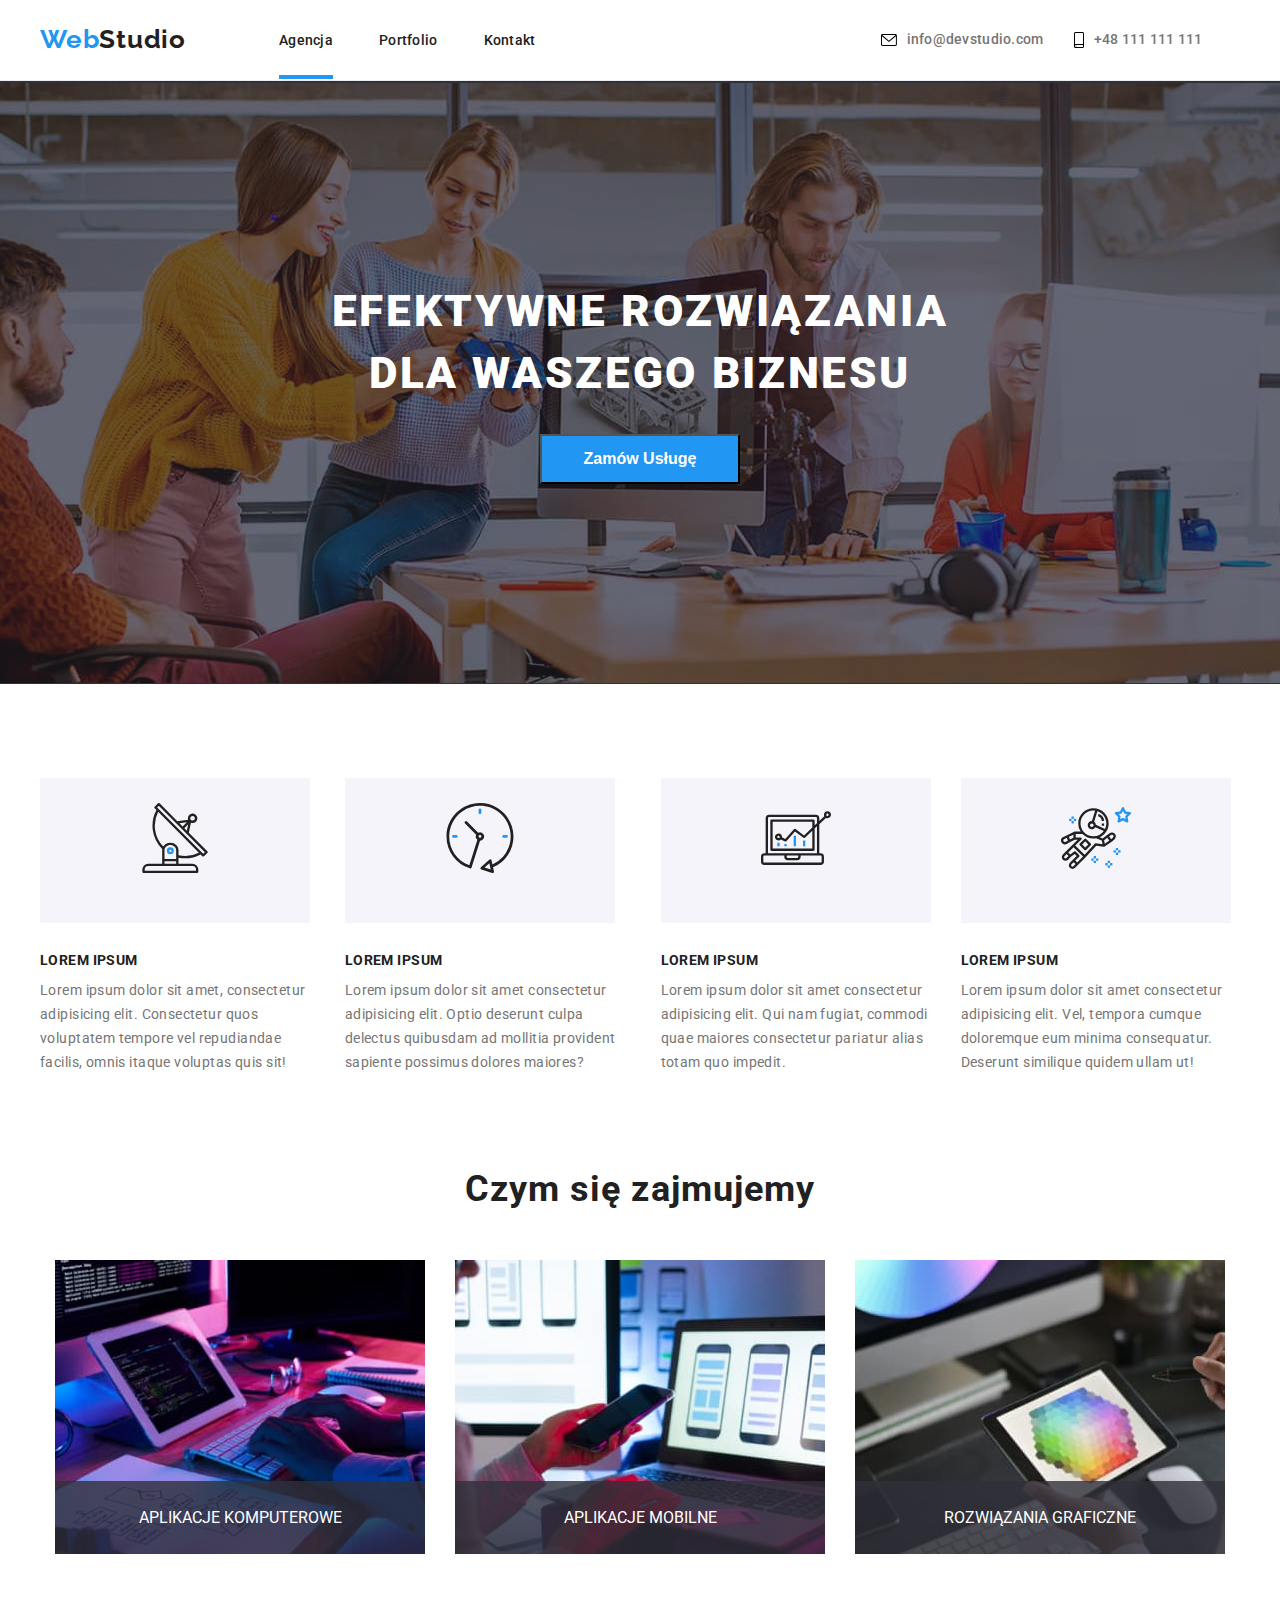
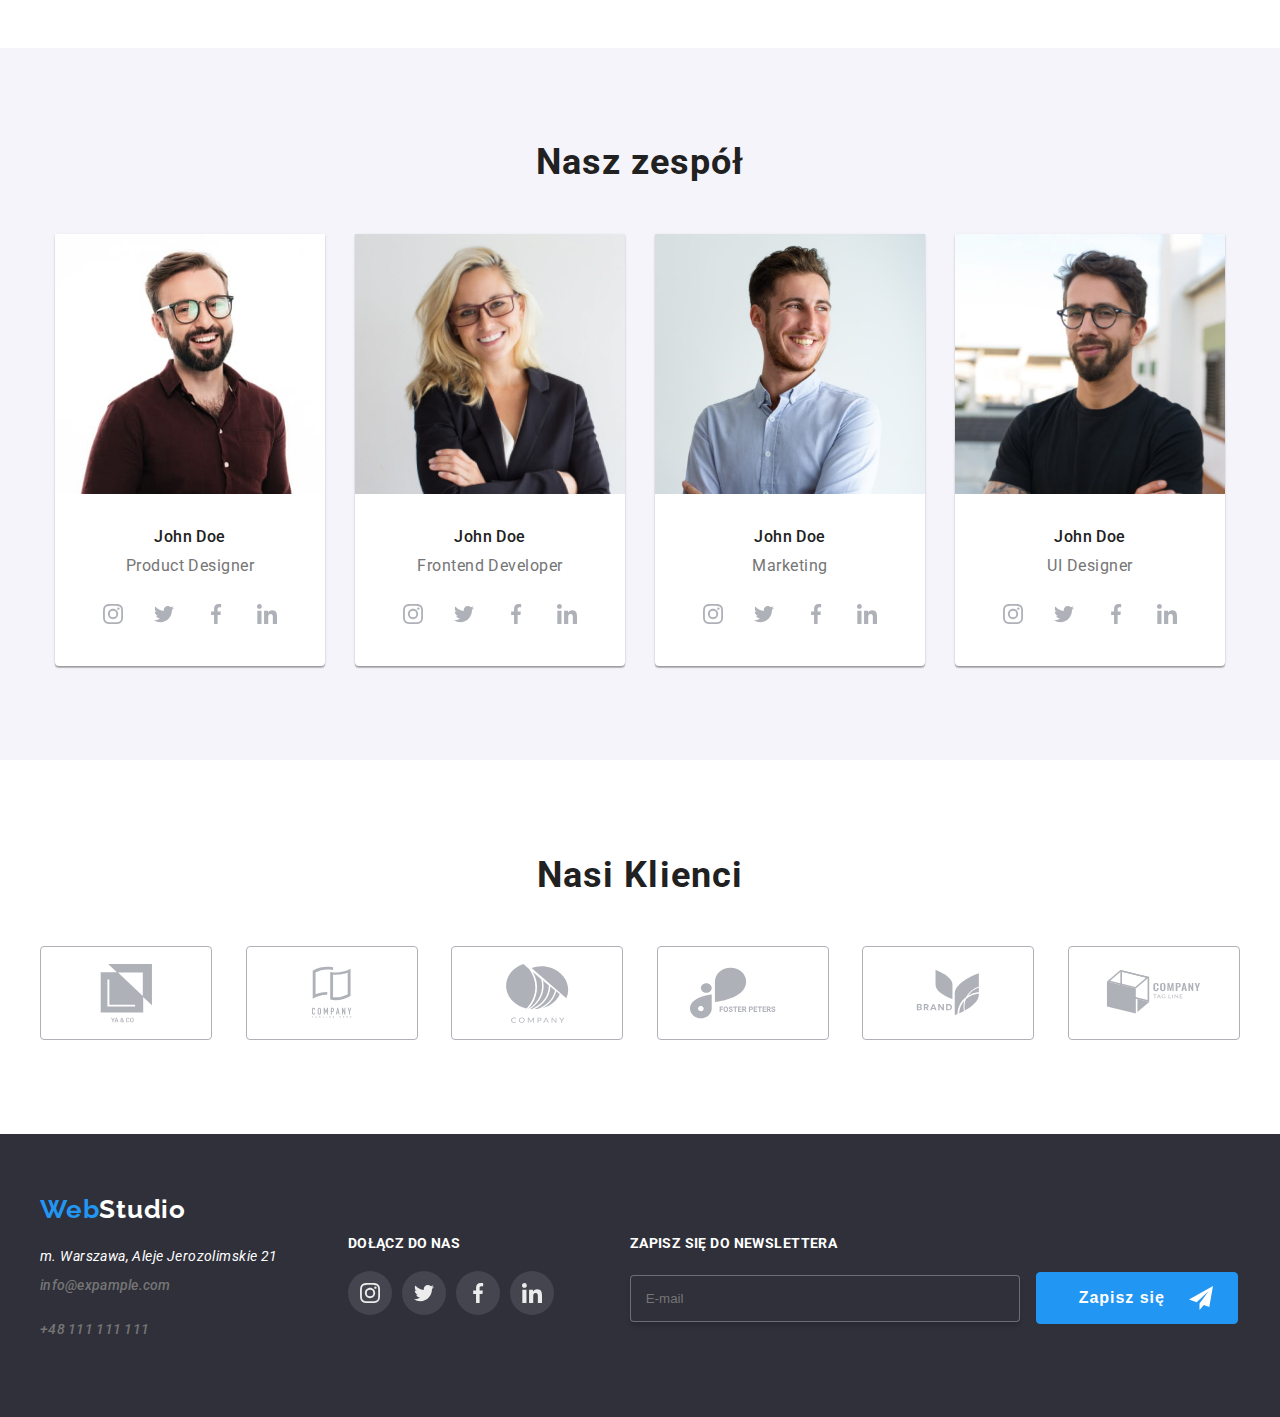
<file: index.html>
<!DOCTYPE html>
<html lang="pl">

<head>
    <meta charset="UTF-8">
    <meta http-equiv="X-UA-Compatible" content="IE=edge">
    <meta name="viewport" content="width=device-width, initial-scale=1.0">
    <link rel="preconnect" href="https://fonts.googleapis.com">
    <link rel="preconnect" href="https://fonts.gstatic.com" crossorigin>
    <link
        href="https://fonts.googleapis.com/css2?family=Raleway:wght@700&family=Roboto:wght@400;500;700;900&display=swap"
        rel="stylesheet">
    <link rel="stylesheet" href="https://cdnjs.cloudflare.com/ajax/libs/modern-normalize/1.1.0/modern-normalize.min.css"
        integrity="sha512-wpPYUAdjBVSE4KJnH1VR1HeZfpl1ub8YT/NKx4PuQ5NmX2tKuGu6U/JRp5y+Y8XG2tV+wKQpNHVUX03MfMFn9Q=="
        crossorigin="anonymous" referrerpolicy="no-referrer" />
    <link rel="stylesheet" href="css/styles.css">
    <title>Studio</title>
</head>

<body>

    <header class="header">
        <div class="container header-container">
            <a href="./index.html" class="menu-logo-top"><span class="menu-logo-blue">Web</span>Studio</a>
            <nav class="menu">
                <ul class="nav-menu">
                <li class="nav-menu-item">
                    <div class="nav-menu-item-underline active">
                        <a href="./index.html" class="navigation-link ">Agencja</a>
                    </div>
                </li>
                <li class="nav-menu-item">
                    <div class="nav-menu-item-underline">
                        <a href="./portfolio.html" class="navigation-link ">Portfolio</a>
                    </div>
                </li>
                <li class="nav-menu-item">
                    <div class="nav-menu-item-underline">
                        <a href="#Kontakt" class="navigation-link ">Kontakt</a>
                    </div>
                </li>
                </ul>

            </nav>
            <div class="header-adress">
            <ul>
                <li>
                    <a class="mail" href="mailto:info@devstudio.com">
                        <svg class="header-svg" width="16px"
                            height="12px">
                            <use href="./images/icons.svg#icon-envelope"></use>
                        </svg>
                        info@devstudio.com
                    </a>
                </li>
                <li>
                    <a class="tel" href="tel:48111111111">
                        <svg class="header-svg" width="10px" height="16px">
                            <use href="./images/icons.svg#icon-smartphone"></use>
                        </svg>
                        +48 111 111 111
                    </a>
                </li>
            </ul>
        </div>

        </div>
    </header>

    <main class="main">
        <section class="box section">
            
            <div class="container main-container">
                <h1 class="main-text"> EFEKTYWNE ROZWIĄZANIA DLA WASZEGO BIZNESU</h1>
                <button type="button" class="main-button" data-modal-open>Zamów Usługę</button>
            </div>
            
        </section>
        <section class="section text-section">
            <div class="container text-container">
                <ul class="text">
                    <li>
                        <div class="text-svg">
                            <svg class="text-2-svg" width="70px" height="70px">
                                <use href="./images/icons.svg#icon-antenna-1"></use>
                            </svg>
                        </div>
                        <h3 class="container-head">LOREM IPSUM</h3>
                        <p class="container-desctription">Lorem ipsum dolor sit amet, consectetur adipisicing elit.
                            Consectetur quos voluptatem tempore vel repudiandae facilis, omnis itaque voluptas quis sit!
                        </p>
                    </li>
                    <li>
                        <div class="text-svg">
                            <svg class="text-2-svg" width="70px" height="70px">
                                <use href="./images/icons.svg#icon-clock-1"></use>
                            </svg>
                        </div>
                        <h3 class="container-head">LOREM IPSUM</h3>
                        <p class="container-desctription">Lorem ipsum dolor sit amet consectetur adipisicing elit. Optio
                            deserunt culpa delectus quibusdam ad mollitia provident sapiente possimus dolores maiores?
                        </p>
                    </li>
                    <li>
                        <div class="text-svg">
                            <svg class="text-2-svg" width="70px" height="70px">
                                <use href="./images/icons.svg#icon-diagram-1"></use>
                            </svg>
                        </div>
                        <h3 class="container-head">LOREM IPSUM</h3>
                        <p class="container-desctription">Lorem ipsum dolor sit amet consectetur adipisicing elit. Qui
                            nam fugiat, commodi quae maiores consectetur pariatur alias totam quo impedit.</p>
                    </li>
                    <li>
                        <div class="text-svg">
                            <svg class="text-2-svg" width="70px" height="70px">
                                <use href="./images/icons.svg#icon-astronaut-1"></use>
                            </svg>
                        </div>
                        <h3 class="container-head">LOREM IPSUM</h3>
                        <p class="container-desctription">Lorem ipsum dolor sit amet consectetur adipisicing elit. Vel,
                            tempora cumque doloremque eum minima consequatur. Deserunt similique quidem ullam ut!</p>
                    </li>
                </ul>
            </div>
        </section>
        <section class="section job-section">
            <div class="container">

                <h2 class="job-head">Czym się zajmujemy</h2>

                <ul class="job-container">
                    <li>
                        <img src="images/img1.jpg" alt="Tworzenie kodu" width="370" height="294">
                        <p class="job-description">APLIKACJE KOMPUTEROWE</p>
                    </li>
                    <li>
                        <img src="images/img2.jpg" alt="Testowanie aplikacji" width="370" height="294">
                        <p class="job-description">APLIKACJE MOBILNE</p>
                    </li>
                    <li>
                        <img src="images/img3.jpg" alt="Tworzenie grafiki" width="370" height="294">
                        <p class="job-description">ROZWIĄZANIA GRAFICZNE</p>
                    </li>
                </ul>
            </div>
        </section>

        <section class="section people-section">
            <div class="container team-container">
                <h3 class="team-tittle">Nasz zespół</h3>
                <div class="container">
                    <ul class="card-set">
                        <li class="item">
                            <figure>
                                <img src="images/img4.jpg" alt="Product Designer" width="270" height="260">
                                <figcaption class="item-describe">
                                    <h3>John Doe</h3>
                                    <p>Product Designer</p>
                                </figcaption>
                            </figure>
                            <div class="team-svg">
                            
                                <a class="icon-team-svg" href="#"><svg class="team-svg-icon" width="20px" height="20px">
                                        <use href="./images/icons.svg#icon-instagram-2"></use>
                                    </svg></a>
                                <a class="icon-team-svg" href="#"><svg class="team-svg-icon" width="20px" height="20px">
                                        <use href="./images/icons.svg#icon-twitter-1"></use>
                                    </svg></a>
                                <a class="icon-team-svg" href="#"><svg class="team-svg-icon" width="20px" height="20px">
                                        <use href="./images/icons.svg#icon-facebook-1"></use>
                                    </svg></a>
                                <a class="icon-team-svg" href="#"><svg class="team-svg-icon" width="20px" height="20px">
                                        <use href="./images/icons.svg#icon-linkedin-1"></use>
                                    </svg></a>
                        </li>
                        <li class="item">
                            <figure>
                                <img src="images/img5.jpg" alt="Frontend Developer" width="270" height="260">
                                <figcaption class="item-describe">
                                    <h3>John Doe</h3>
                                    <p>Frontend Developer</p>
                                </figcaption>
                            </figure>
                            <div class="team-svg">
                            
                                <a class="icon-team-svg" href="#"><svg class="team-svg-icon" width="20px" height="20px">
                                        <use href="./images/icons.svg#icon-instagram-2"></use>
                                    </svg></a>
                                <a class="icon-team-svg" href="#"><svg class="team-svg-icon" width="20px" height="20px">
                                        <use href="./images/icons.svg#icon-twitter-1"></use>
                                    </svg></a>
                                <a class="icon-team-svg" href="#"><svg class="team-svg-icon" width="20px" height="20px">
                                        <use href="./images/icons.svg#icon-facebook-1"></use>
                                    </svg></a>
                                <a class="icon-team-svg" href="#"><svg class="team-svg-icon" width="20px" height="20px">
                                        <use href="./images/icons.svg#icon-linkedin-1"></use>
                                    </svg></a>
                        </li>
                        <li class="item">
                            <figure>
                                <img src="images/img6.jpg" alt="Marketing" width="270" height="260">
                                <figcaption class="item-describe">
                                    <h3>John Doe</h3>
                                    <p>Marketing</p>
                                </figcaption>
                            </figure>
                            <div class="team-svg">
                            
                                <a class="icon-team-svg" href="#"><svg class="team-svg-icon" width="20px" height="20px">
                                        <use href="./images/icons.svg#icon-instagram-2"></use>
                                    </svg></a>
                                <a class="icon-team-svg" href="#"><svg class="team-svg-icon" width="20px" height="20px">
                                        <use href="./images/icons.svg#icon-twitter-1"></use>
                                    </svg></a>
                                <a class="icon-team-svg" href="#"><svg class="team-svg-icon" width="20px" height="20px">
                                        <use href="./images/icons.svg#icon-facebook-1"></use>
                                    </svg></a>
                                <a class="icon-team-svg" href="#"><svg class="team-svg-icon" width="20px" height="20px">
                                        <use href="./images/icons.svg#icon-linkedin-1"></use>
                                    </svg></a>
                        </li>
                        <li class="item">
                            <figure>
                                <img src="images/img7.jpg" alt="UI Designer" width="270" height="260">
                                <figcaption class="item-describe">
                                    <h3>John Doe</h3>
                                    <p>UI Designer</p>
                                </figcaption>
                            </figure>
                            <div class="team-svg">
                            
                                <a class="icon-team-svg" href="#"><svg class="team-svg-icon" width="20px" height="20px">
                                        <use href="./images/icons.svg#icon-instagram-2"></use>
                                    </svg></a>
                                <a class="icon-team-svg" href="#"><svg class="team-svg-icon" width="20px" height="20px">
                                        <use href="./images/icons.svg#icon-twitter-1"></use>
                                    </svg></a>
                                <a class="icon-team-svg" href="#"><svg class="team-svg-icon" width="20px" height="20px">
                                        <use href="./images/icons.svg#icon-facebook-1"></use>
                                    </svg></a>
                                <a class="icon-team-svg" href="#"><svg class="team-svg-icon" width="20px" height="20px">
                                        <use href="./images/icons.svg#icon-linkedin-1"></use>
                                    </svg></a>
                            </div>
                        </li>
                    </ul>
                </div>
            </div>
        </section>
        <section class="section">
            <div class="container">
                <h2 class="our-clients-text">Nasi Klienci</h2>
                <ul class="our-clients">
                    <a class="clients" href="#">
                        <li>
                            <svg class="svg-client" width="106px" height="60px">
                                <use href="./images/icons.svg#icon-company1"></use>
                            </svg>
                        </li>
                    </a>
                    <a class="clients" href="#">
                        <li>
                            <svg class="svg-client" width="106px" height="60px">
                                <use href="./images/icons.svg#icon-company2"></use>
                            </svg>
                        </li>
                    </a>
                    <a class="clients" href="#">
                        <li>
                            <svg class="svg-client" width="106px" height="60px">
                                <use href="./images/icons.svg#icon-company3"></use>
                            </svg>
                        </li>
                    </a>
                    <a class="clients" href="#">
                        <li>
                            <svg class="svg-client" width="106px" height="60px">
                                <use href="./images/icons.svg#icon-company4"></use>
                            </svg>
                        </li>
                    </a>
                    <a class="clients" href="#">
                        <li>
                            <svg class="svg-client" width="106px" height="60px">
                                <use href="./images/icons.svg#icon-company5"></use>
                            </svg>
                        </li>
                    </a>
                    <a class="clients" href="#">
                        <li>
                            <svg class="svg-client" width="106px" height="60px">
                                <use href="./images/icons.svg#icon-company6"></use>
                            </svg>
                        </li>
                    </a>
                </ul>
            </div>
        </section>
    </main>

    <footer class="footer">
        <div class="container footer-container">
            <div>
                <a href="./index.html" class="menu-logo-bottom"><span class="menu-logo-blue">Web</span>Studio</a>
                <address>
                    <ul class="footer-list">
                        <li>
                            <p> m. Warszawa, Aleje Jerozolimskie 21 </p>
                        </li>
                        <li>
                            <a href="mailto:info@example.com" class="mail">info@expample.com</a> <br>
                        </li>
                        <li>
                            <a href="tel:+48111111111" class="tel">+48 111 111 111</a> <br>
                        </li>
                    </ul>
                </address>
            </div>
    
            <div class=" footer-2">
                <div class="join-us">
                    <p>DOŁĄCZ DO NAS</p>
    
                    <ul>
                        <li><a class="item-svg-footer" href="#"><svg width="20px" height="20px">
                                    <use href="./images/icons.svg#icon-instagram-2"></use>
                                </svg></a></li>
    
    
                        <li><a class="item-svg-footer" href="#"><svg width="20px" height="20px">
                                    <use href="./images/icons.svg#icon-twitter-1"></use>
                                </svg></a></li>
    
    
                        <li><a class="item-svg-footer" href="#"><svg width="20px" height="20px">
                                    <use href="./images/icons.svg#icon-facebook-1"></use>
                                </svg></a></li>
    
                        <li><a class="item-svg-footer" href="#"><svg width="20px" height="20px">
                                    <use href="./images/icons.svg#icon-linkedin-1"></use>
                                </svg></a></li>
                    </ul>
    
                </div>
            </div>
            <div class="mail-footer">
                <p> ZAPISZ SIĘ DO NEWSLETTERA </p>
                <form class="footer-form">
                    <input class="input-mail" type="email" name="email" placeholder="E-mail"/>
                    <button type="submit" class="footer-submit-btn"> Zapisz się
                        <svg class="icon-send" width="24" height="24">
                            <use href="images/icons.svg#icon-send"></use>
                        </svg>
                    </button>
                </form>
            </div>
        </div>
    </footer>
    <div class="backdrop is-hidden" data-modal>
        <div class="modal">
            <button class="button-close" data-modal-close>X</button>
            <p class="text-form-modal">Zostaw swoje dane w formularzu poniżej</p>
            <form class="form-list">
                <label class="label-form">
                    Imie
                    <input class="input-label" type="text" name="text" />
                    <svg class="icon-label" width="18" height="18">
                        <use href="images/icons.svg#icon-person-black"></use>
                    </svg>
                </label>
                <label class="label-form">
                    Telefon
                    <input class="input-label" type="tel" name="tel" />
                    <svg class="icon-label" width="18" height="18">
                        <use href="images/icons.svg#icon-phone-black"></use>
                    </svg>
                </label>
                <label class="label-form">
                    Email
                    <input class="input-label" type="email" name="email" />
                    <svg class="icon-label" width="18" height="18">
                        <use href="images/icons.svg#icon-email-black"></use>
                    </svg>
                </label>
                <label class="label-form">
                    Komentarz
                    <textarea class="input-comment" placeholder="Wprowadź tekst">
                        </textarea>
                </label>
            <label class="label-checkbox">
                <input class="input-checkbox" type="checkbox" id="check" name="check" value="1" />
                <svg class="icon-label-checkbox" width="11" height="8">
                    <use href="./images/icons.svg#icon-Vector"></use>
                </svg>
                Oświadczam iż akceptuję
                <a class="link-checkbox" href="#">Regulamin</a> i
                <a class="link-checkbox" href="#">Politykę Prywatności.</a>
            </label>
                <button class="button-modal" type="submit">Wyślij</button>
            </form>
        </div>
    </div>
    
    <script src="modal.js"></script>
</body>

</html>
</file>
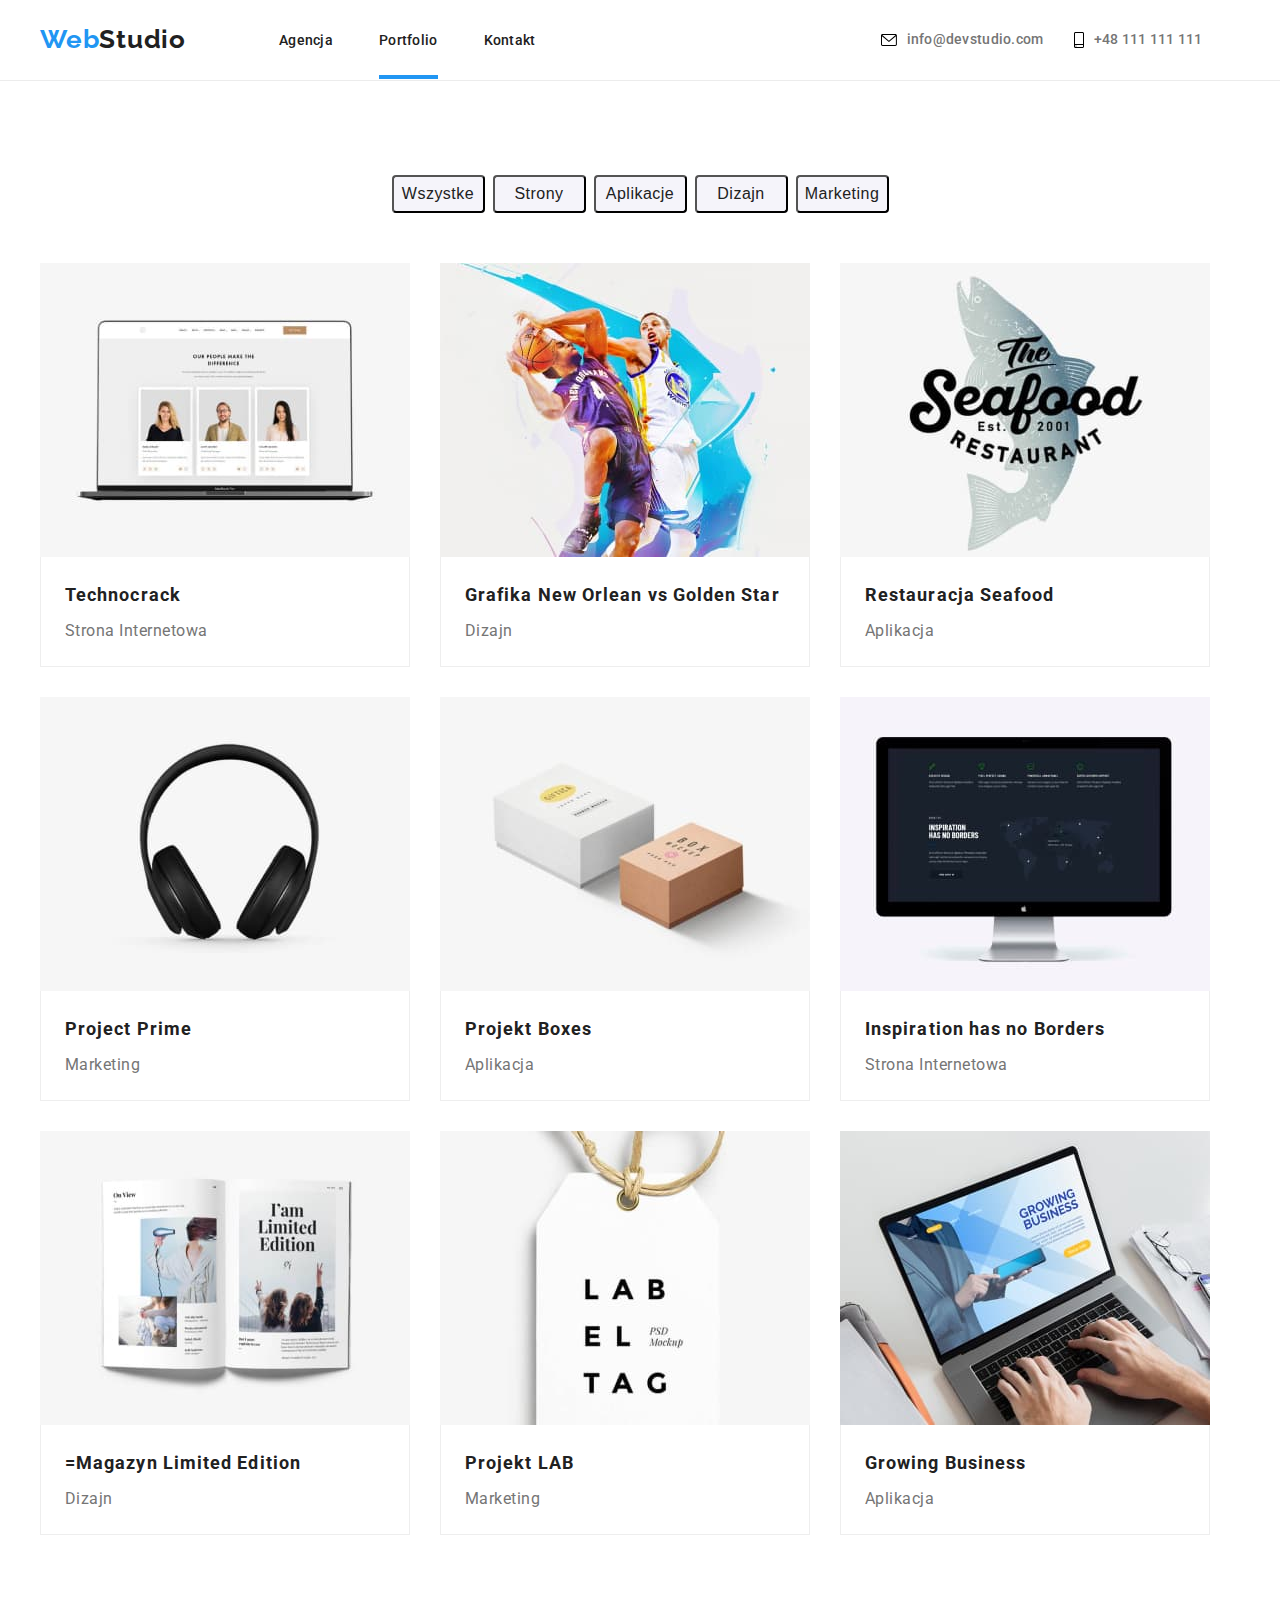
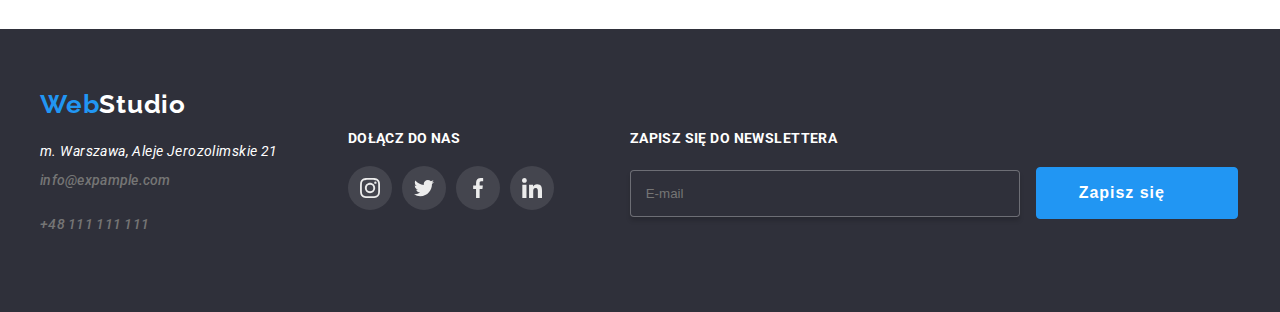
<file: portfolio.html>
<!DOCTYPE html>
<html lang="pl">

<head>
    <meta charset="UTF-8">
    <meta http-equiv="X-UA-Compatible" content="IE=edge">
    <meta name="viewport" content="width=device-width, initial-scale=1.0">
    <link rel="preconnect" href="https://fonts.googleapis.com">
    <link rel="preconnect" href="https://fonts.gstatic.com" crossorigin>
    <link
     href="https://fonts.googleapis.com/css2?family=Raleway:wght@700&family=Roboto:wght@400;500;700;900&display=swap"
        rel="stylesheet">
    <link rel="stylesheet" href="https://cdnjs.cloudflare.com/ajax/libs/modern-normalize/1.1.0/modern-normalize.min.css"
    integrity="sha512-wpPYUAdjBVSE4KJnH1VR1HeZfpl1ub8YT/NKx4PuQ5NmX2tKuGu6U/JRp5y+Y8XG2tV+wKQpNHVUX03MfMFn9Q=="
    crossorigin="anonymous" referrerpolicy="no-referrer" />
    <link rel="stylesheet" href="css/styles.css">

    <title>Portfolio</title>
</head>

<body>
    <header class="header">
        <div class="container header-container">
            <a href="./index.html" class="menu-logo-top"><span class="menu-logo-blue">Web</span>Studio</a>
            <nav class="menu">
                <ul class="nav-menu">
                    <li class="nav-menu-item">
                        <div class="nav-menu-item-underline">
                        <a href="./index.html" class="navigation-link ">Agencja</a>
                        </div>
                    </li>
                    <li class="nav-menu-item">
                        <div class="nav-menu-item-underline active">
                        <a href="./portfolio.html" class="navigation-link ">Portfolio</a>
                        </div>
                    </li>
                    <li class="nav-menu-item">
                        <div class="nav-menu-item-underline">
                        <a href="#Kontakt" class="navigation-link ">Kontakt</a>
                        </div>
                    </li>
                </ul>
    
            </nav>
            <div class="header-adress">
                <ul>
                    <li>
                        <a class="mail" href="mailto:info@devstudio.com">
                            <svg class="header-svg" width="16px" height="12px">
                                <use href="./images/icons.svg#icon-envelope"></use>
                            </svg>
                            info@devstudio.com
                        </a>
                    </li>
                    <li>
                        <a class="tel" href="tel:48111111111">
                            <svg class="header-svg" width="10px" height="16px">
                                <use href="./images/icons.svg#icon-smartphone"></use>
                            </svg>
                            +48 111 111 111
                        </a>
                    </li>
                </ul>
            </div>
    
        </div>
    </header>
    <main class="main">

        <div >
            <div class="container button-container">
                <ul class="menu-buttons">
                    <li class="buttons">
                        <button class="button" type="button">Wszystke</button>
                    </li>
                    <li class="buttons">
                        <button class="button" type="button">Strony</button>
                    </li>
                    <li class="buttons">
                        <button class="button" type="button">Aplikacje</button>
                    </li>
                    <li class="buttons">
                        <button class="button" type="button">Dizajn</button>
                    </li>
                    <li class="buttons">
                        <button class="button" type="button">Marketing</button>
                    </li>
                </ul>
            </div>
        </div>

        <section class="projects-section">
            <div class="container projects-container">
                <ul class=" project-list">
                    <li class="project-item">
                        <figure>
                            <div class="project-overlay-container">
                                <img class="project-img" src="images/p1.jpg" alt="Laptop" width="370" height="294" />
                                <p class="project-overlay-description">
                                    Technocrack jest popularną platformą wykorzystywaną do rozpowszechniania
                                    koronawirusa. Firmy wykorzystują tę platformę do celów szpiegowskich i ataków na
                                    niezabezpieczone serwery konkurencji
                                </p>
                            </div>
                            <figcaption class="project-describe">
                                <h3>Technocrack</h3>
                                <p>Strona Internetowa</p>
                            </figcaption>
                        </figure>
                    </li>
                        <li class="project-item">
                            <figure>
                                <div class="project-overlay-container">
                                    <img class="project-img" src="images/p2.jpg" alt="Koszykówka" width="370" height="294" />
                                    <p class="project-overlay-description">
                                        Technocrack jest popularną platformą wykorzystywaną do rozpowszechniania
                                        koronawirusa. Firmy wykorzystują tę platformę do celów szpiegowskich i ataków na
                                        niezabezpieczone serwery konkurencji
                                    </p>
                                </div>
                                <figcaption class="project-describe">
                                    <h3>Grafika New Orlean vs Golden Star</h3>
                                    <p>Dizajn</p>
                                </figcaption>
                            </figure>
                        </li>
                    <li class="project-item">
                        <figure>
                            <div class="project-overlay-container">
                                <img class="project-img" src="images/p3.jpg" alt="Seafood" width="370" height="294" />
                                <p class="project-overlay-description">
                                    Technocrack jest popularną platformą wykorzystywaną do rozpowszechniania
                                    koronawirusa. Firmy wykorzystują tę platformę do celów szpiegowskich i ataków na
                                    niezabezpieczone serwery konkurencji
                                </p>
                            </div>
                            <figcaption class="project-describe">
                                <h3>Restauracja Seafood</h3>
                                <p>Aplikacja</p>
                            </figcaption>
                        </figure>
                    </li>
                    <li class="project-item">
                        <figure>
                            <div class="project-overlay-container">
                                <img class="project-img" src="images/p4.jpg" alt="Słuchawki" width="370" height="294" />
                                <p class="project-overlay-description">
                                    Technocrack jest popularną platformą wykorzystywaną do rozpowszechniania
                                    koronawirusa. Firmy wykorzystują tę platformę do celów szpiegowskich i ataków na
                                    niezabezpieczone serwery konkurencji
                                </p>
                            </div>
                            <figcaption class="project-describe">
                                <h3>Project Prime</h3>
                                <p>Marketing</p>
                            </figcaption>
                        </figure>
                    </li>
                    <li class="project-item">
                        <figure>
                            <div class="project-overlay-container">
                                <img class="project-img" src="images/p5.jpg" alt="Paczki" width="370" height="294" />
                                <p class="project-overlay-description">
                                    Technocrack jest popularną platformą wykorzystywaną do rozpowszechniania
                                    koronawirusa. Firmy wykorzystują tę platformę do celów szpiegowskich i ataków na
                                    niezabezpieczone serwery konkurencji
                                </p>
                            </div>
                            <figcaption class="project-describe">
                                <h3>Projekt Boxes</h3>
                                <p>Aplikacja</p>
                            </figcaption>
                        </figure>
                    </li>
                    <li class="project-item">
                        <figure>
                            <div class="project-overlay-container">
                                <img class="project-img" src="images/p6.jpg" alt="Monitor" width="370" height="294" />
                                <p class="project-overlay-description">
                                    Technocrack jest popularną platformą wykorzystywaną do rozpowszechniania
                                    koronawirusa. Firmy wykorzystują tę platformę do celów szpiegowskich i ataków na
                                    niezabezpieczone serwery konkurencji
                                </p>
                            </div>
                            <figcaption class="project-describe">
                                <h3>Inspiration has no Borders</h3>
                                <p>Strona Internetowa</p>
                            </figcaption>
                        </figure>
                    </li>
                    <li class="project-item">
                        <figure>
                            <div class="project-overlay-container">
                                <img class="project-img" src="images/p7.jpg" alt="Książka" width="370" height="294" />
                                <p class="project-overlay-description">
                                    Technocrack jest popularną platformą wykorzystywaną do rozpowszechniania
                                    koronawirusa. Firmy wykorzystują tę platformę do celów szpiegowskich i ataków na
                                    niezabezpieczone serwery konkurencji
                                </p>
                            </div>
                            <figcaption class="project-describe">
                                <h3>=Magazyn Limited Edition</h3>
                                <p>Dizajn</p>
                            </figcaption>
                        </figure>
                    </li>
                    <li class="project-item">
                        <figure>
                            <div class="project-overlay-container">
                                <img class="project-img" src="images/p8.jpg" alt="Zawieszka" width="370" height="294" />
                                <p class="project-overlay-description">
                                    Technocrack jest popularną platformą wykorzystywaną do rozpowszechniania
                                    koronawirusa. Firmy wykorzystują tę platformę do celów szpiegowskich i ataków na
                                    niezabezpieczone serwery konkurencji
                                </p>
                            </div>
                            <figcaption class="project-describe">
                                <h3>Projekt LAB</h3>
                                <p>Marketing</p>
                            </figcaption>
                        </figure>
                    </li>
                    <li class="project-item">
                        <figure>
                            <div class="project-overlay-container">
                                <img class="project-img" src="images/p9.jpg" alt="Pisanie na klawiaturze" width="370" height="294" />
                                <p class="project-overlay-description">
                                    Technocrack jest popularną platformą wykorzystywaną do rozpowszechniania
                                    koronawirusa. Firmy wykorzystują tę platformę do celów szpiegowskich i ataków na
                                    niezabezpieczone serwery konkurencji
                                </p>
                            </div>
                            <figcaption class="project-describe">
                                <h3>Growing Business</h3>
                                <p>Aplikacja</p>
                            </figcaption>
                        </figure>
                    </li>
                </ul>
            </div>
        </section>

    </main>
    <footer class="footer">
        <div class="container footer-container">
            <div>
            <a href="./index.html" class="menu-logo-bottom"><span class="menu-logo-blue">Web</span>Studio</a>
            <address>
                <ul class="footer-list">
                    <li>
                        <p> m. Warszawa, Aleje Jerozolimskie 21 </p>
                    </li>
                    <li>
                        <a href="mailto:info@example.com" class="mail">info@expample.com</a> <br>
                    </li>
                    <li>
                        <a href="tel:+48111111111" class="tel">+48 111 111 111</a> <br>
                    </li>
                </ul>
            </address>
            </div>
    
            <div class=" footer-2">
                <div class="join-us">
                    <p>DOŁĄCZ DO NAS</p>
    
                    <ul>
                        <li><a class="item-svg-footer" href="#"><svg width="20px" height="20px">
                                    <use href="./images/icons.svg#icon-instagram-2"></use>
                                </svg></a></li>
    
    
                        <li><a class="item-svg-footer" href="#"><svg width="20px" height="20px">
                                    <use href="./images/icons.svg#icon-twitter-1"></use>
                                </svg></a></li>
    
    
                        <li><a class="item-svg-footer" href="#"><svg width="20px" height="20px">
                                    <use href="./images/icons.svg#icon-facebook-1"></use>
                                </svg></a></li>
    
                        <li><a class="item-svg-footer" href="#"><svg width="20px" height="20px">
                                    <use href="./images/icons.svg#icon-linkedin-1"></use>
                                </svg></a></li>
                    </ul>
    
                </div>
            </div>
            <div class="mail-footer">
                <p> ZAPISZ SIĘ DO NEWSLETTERA </p>
                <form class="footer-form">
                    <input class="input-mail" type="email" name="email" placeholder="E-mail" />
                    <button type="submit" class="footer-submit-btn"> Zapisz się
                        <svg class="icon-send" width="24" height="24">
                            <use href="images/icons.svg#icon-icon-send"></use>
                        </svg>
                    </button>
                </form>
            </div>
        </div>
    </footer>
</body>

</html>
</file>
<file: css/styles.css>
:root {
    --background-page-color: #FFFFFF;
    --header-background-color: #FFFFFF;
    --footer-background-color: #2F303A;
    --text-color-black: #212121;
    --text-color-blue: #2196F3;
    --text-color-grey: #757575;
    --text-color-white: #FFFFFF;
    --buttons-background: #F5F4FA;
}

body {
    font-family: 'Roboto', sans-serif;
    color: var(--text-color-black);
    background-color: var(--background-page-color);
}

.header {
    background-color: var(--header-background-color);
    border-bottom: 1px solid #ECECEC;
}

.menu-logo-top {
    margin-right: 93px;

    font-family: 'Raleway';
    font-style: normal;
    font-weight: 700;
    font-size: 26px;
    line-height: 1.2;
    letter-spacing: 0.03em;

    color: var(--text-color-black);
}

.menu-logo-bottom {
    font-family: 'Raleway';
    font-style: normal;
    font-weight: 700;
    font-size: 26px;
    line-height: 1.2;
    letter-spacing: 0.03em;

    color: var(--text-color-white);
}


.menu-logo-blue {
    font-family: 'Raleway';
    font-style: normal;
    font-weight: 700;
    font-size: 26px;
    line-height: 1.2;
    letter-spacing: 0.03em;

    color: var(--text-color-blue);

}

.navigation-link {

    font-weight: 500;
    font-size: 14px;
    line-height: 1.14;
    letter-spacing: 0.02em;

    color: var(--text-color-black);
        transition-duration: 250ms;
        transition-timing-function: cubic-bezier(0.4, 0, 0.2, 1);
}

.navigation-link:hover,
.navigation-link:focus {
    color: var(--text-color-blue);
    
}

.mail {
    display: flex;
    align-items: center;
    font-weight: 500;
    font-size: 14px;
    line-height: 1.14;
    letter-spacing: 0.02em;

    color: var(--text-color-grey);
    margin-right: 30px;
        transition-duration: 250ms;
        transition-timing-function: cubic-bezier(0.4, 0, 0.2, 1);
}

.mail:hover,
.mail:focus {
    color: var(--text-color-blue);
    
}

.tel {
    display: flex;
    align-items: center;
    font-weight: 500;
    font-size: 14px;
    line-height: 1.14;
    letter-spacing: 0.02em;

    color: var(--text-color-grey);
        transition-duration: 250ms;
        transition-timing-function: cubic-bezier(0.4, 0, 0.2, 1);
}

.tel:hover,
.tel:focus {
    color: var(--text-color-blue);
    
}

.footer {
    background-color: var(--footer-background-color);
}

.buttons > .button {
    font-weight: 500;
    font-size: 16px;
    line-height: 1.6;
    text-align: center;
    letter-spacing: 0.03em;
    border-radius: 4px;
    cursor: pointer;

    color: var(--text-color-black);
    background-color: var(--buttons-background);
    transition-property: color, background-color, box-shadow;
        transition-duration: 250ms;
        transition-timing-function: cubic-bezier(0.4, 0, 0.2, 1);

}

.button:hover,
.button:focus {
    color: var(--text-color-white);
    background-color: var(--text-color-blue);
    
}



.button-main:hover,
.button-main:focus {
    cursor: pointer;
    
}

.text  h3 {
    font-size: 14px;
    line-height: 1.14;
    letter-spacing: 0.03em;
    text-transform: uppercase;

    color: var(--text-color-black);
}

.text  p {
    font-size: 14px;
    line-height: 1.7;
    letter-spacing: 0.03em;

    color: var(--text-color-grey);
}

.job-head  {
    font-size: 36px;
    line-height: 1.16;
    text-align: center;
    letter-spacing: 0.03em;


    color: var(--text-color-black);
}
.people-section{
    background-color: var(--buttons-background);
}

.item h3 {
    font-weight: 500;
    font-size: 16px;
    line-height: 1.18;
    text-align: center;
    letter-spacing: 0.03em;

    color: var(--text-color-black);
}

.item p {
    font-weight: 400;
    font-size: 16px;
    line-height: 1.18;
    text-align: center;
    letter-spacing: 0.03em;

    color: var(--text-color-grey);
}


.adress > p {
    font-weight: 400;
    font-size: 14px;
    line-height: 1.7;
    letter-spacing: 0.03em;

    color: var(--text-color-white);
}

.project-item h3 {
    font-size: 18px;
    line-height: 2;
    letter-spacing: 0.06em;

    color: var(--text-color-black);
}

.project-item {
    font-size: 16px;
    line-height: 1.8;
    letter-spacing: 0.03em;

    color: var(--text-color-grey);
}

.team-tittle {
    font-weight: 700;
    font-size: 36px;
    line-height: 1.16;
    text-align: center;
    letter-spacing: 0.03em;

    color: var(--text-color-black);
}
.item h3 {
    font-weight: 500;
        font-size: 16px;
        line-height: 1.18;
        
    
        text-align: center;
        letter-spacing: 0.03em;
    
        color: var(--text-color-black);
}
.item p {
    font-size: 16px;
        line-height: 1.18;
        
        text-align: center;
        letter-spacing: 0.03em;
    
        color: var(--text-color-grey);
        margin-top: 10px;
}

* {
    padding: 0;
    margin: 0;
}
.section {
    padding-top: 94px;
    padding-bottom: 94px;
}

.container {
    max-width: 1200px;
    margin: 0 auto;
    padding: 0 15px;
}

ul {
    list-style: none;
}

.header-container {
    display: flex;
    align-items: center;
    margin-top: 24px;
    margin-bottom: 25px;

}

a {
    text-decoration: none;
}

.nav-menu {
    display: flex;
    gap: 46px;
    
}
.menu{
    margin-right: 345px;
    }


.main-container {
    align-items: center;
    text-align: center;
    max-width: 1200px;
    
}

.main-text {
    font-weight: 900;
    font-size: 44px;
    line-height: 1.4;
    text-align: center;
    letter-spacing: 0.06em;
    text-transform: uppercase;
    color: var(--text-color-white);
    max-width: 696px;
    margin: 0 auto;
}

.main-button {
    display: block;
    height: 50px;
    font-weight: 700;
    font-size: 16px;
    cursor: pointer;
    color: var(--text-color-white);
    background-color: var(--text-color-blue);
    padding: 10px 42px 10px 42px;
    margin: 30px auto 0 auto;
}
.box.section {
    padding-top: 200px;
    padding-bottom: 200px;
}
.text {
    display: flex;
    list-style-type: none;
    gap: 30px;
    background-color: var(--background-page-colo);
}
.text h3 {
    margin-top: 30px;
    margin-bottom: 10px;
}
.text-container{
    margin-bottom: 0px;
}

.job-head {
    text-align: center;
    margin-bottom: 50px;
}

.job-container {
    display: flex;
    justify-content: center;
    gap: 30px;
}

.item-describe {
    padding-top: 30px;
    padding-bottom: 16px;
    
}

.card-set {
    display: flex;
    flex-wrap: nowrap;
    list-style: none;
    border-radius: 0px 0px 4px 4px;
    align-items:  center;
    gap: 30px;
    
    
    

}
.job-section {
    background-color: var(--background-page-color);
}



.item {
    flex-basis: calc((100%-30px)/4);
    box-shadow: 0px 1px 3px rgba(0, 0, 0, 0.12), 0px 1px 1px rgba(0, 0, 0, 0.14), 0px 2px 1px rgba(0, 0, 0, 0.2);
    border-radius: 0px 0px 4px 4px;
    background-color: var(--background-page-color);
    padding-bottom: 30px;
}

.item h2 {
    margin-top: 0;
    

}

.team-tittle {
    margin-bottom: 50px;
}

.footer-container {
    display: flex;
    align-items: center;
    padding-top: 60px;
    padding-bottom: 60px;
    
}

.footer-list {
    display: inline-flex;
    flex-direction: column;
    padding-top: 20px;
    justify-content: center;
    gap: 9px;

}

.menu-buttons {
    display: flex;
    align-items: center;
    gap: 8px;
    
    
    
    
    
}
.button-container {
    display: flex;
    justify-content: center;
    padding-top: 94px;
   
}


.button {
    width: 93px;
    height: 38px;
    border-radius: 4px;
    border-radius: none;
    transition-property: color, background-color, box-shadow;
        transition-duration: 250ms;
        transition-timing-function: cubic-bezier(0.4, 0, 0.2, 1);
    
    
}
.button:hover, .button:focus{
    box-shadow: 0px 2px 2px 0px rgba(0, 0, 0, 0.12), 0px 1px 2px 0px rgba(0, 0, 0, 0.08), 0px 3px 1px 0px rgba(0, 0, 0, 0.1);
   
}

.project-list {
    display: flex;
    flex-wrap: wrap;
    gap: 30px;
    list-style: none;
    background-color: var(--background-page-color);
    text-align: left;
    flex-basis: calc((100%-20px)/9);
    align-items: center;
        transition-duration: 250ms;
        transition-timing-function: cubic-bezier(0.4, 0, 0.2, 1);
    
}
.project-item:hover, .project-item:focus{
    box-shadow: 1px 4px 6px 0px rgba(0, 0, 0, 0.16), 0px 4px 4px 0px rgba(0, 0, 0, 0.06), 0px 1px 1px 0px rgba(0, 0, 0, 0.12);
        cursor: pointer;
        
}
.project-describe {
    border-bottom: 1px solid #EEEEEE;
    border-right: 1px solid #EEEEEE;
    border-left: 1px solid #EEEEEE;
    padding-top: 20px;
}


.project-list h3 {
    margin-left: 24px;
    margin-bottom: 4px;
}

.project-list p {
    padding-bottom: 20px;
    margin-left: 24px;
}
.job-section{
    padding-top: 0;
}
.project-container{
    padding-top: 0;
}
.projects-section{
    padding-top: 50px;
    padding-bottom: 94px;
}
.project-img{
    display: block;
}
.footer-list p{
    font-size: 14px;
        line-height: 1.71;
    
        letter-spacing: 0.03em;
    
        color: #FFFFFF;
}
.footer-2 {
    display: flex;
    width: 206px;
    height: 80px;
}
.item-svg-footer {
    display: flex;
    align-items: center;
    justify-content: center;
    list-style-type: none;
    border-radius: 50%;
    background-color: rgba(255, 255, 255, 0.1);
    fill: #ececec;
    height: 44px;
    width: 44px;
        transition-duration: 250ms;
        transition-timing-function: cubic-bezier(0.4, 0, 0.2, 1);
}
.item-svg-footer:hover {
    background-color: #2196f3;
    fill: #ffffff;
    cursor: pointer;
    
}
.footer-2 ul {
    display: flex;
    text-align: center;
    justify-content: left;
    list-style-type: none;
}
.footer-2 li:not(:first-child) {
    margin-left: 10px;
}
.footer-2 p {
    color: var(--background-page-color);
    padding-bottom: 20px;
    font-size: 14px;
    font-weight: 700;
    line-height: 16px;
    letter-spacing: 0.03em;
}

.footer-2 {
    margin-left: 70px;
    width: 206px;
    height: 80px;
}
.header-adress li:hover,
.header-adress li:focus {
    fill: #2196f3;
    color: #2196f3;
    cursor: pointer;
    
}

.header-adress ul {
    display: flex;
    text-align: center;
    justify-content: center;
    color: #757575;
        transition-duration: 250ms;
        transition-timing-function: cubic-bezier(0.4, 0, 0.2, 1);
}

.header-svg{
    margin-right: 10px;
}

.text-svg {
    background-color: var(--buttons-background);
    width: 270px;
    height: 120px;
    display: flex;
    justify-content: center;
    padding-top: 25px;
    text-align: center;
}

.text-2-svg {
    display: flex;
    justify-content: center;
    width: 70px;
    height: 70px;
}
.team-svg {
    fill: rgba(175, 177, 184, 1);
    width: 206px;
    margin: 0 auto;
    height: 44px;
    display: flex;
    justify-content: space-around;
}

.icon-team-svg {
    fill: #AFB1B8;
    list-style-type: none;
    display: flex;
    align-items: center;
    border-radius: 50%;
    width: 44px;
    height: 44px;
    justify-content: space-around;
        transition-duration: 250ms;
        transition-timing-function: cubic-bezier(0.4, 0, 0.2, 1);
}

.icon-team-svg:hover,
.icon-team-svg:focus {
    fill: #ffffff;
    background-color: #2196f3;
    cursor: pointer;
    
}
.our-clients-text{
    font-size: 36px;
        line-height: 42px;
        text-align: center;
        letter-spacing: 0.03em;
    
        color: var(--text-color-black);
        margin-bottom: 50px;
}
.our-clients{
    display: flex;
    justify-content: space-between;
}
.clients {
    display: flex;
    justify-content: center;
    align-items: center;
    width: 170px;
    height: 92px;
    list-style-type: none;
    border: 1px solid #AFB1B8;
    border-radius: 4px;
        transition-duration: 250ms;
        transition-timing-function: cubic-bezier(0.4, 0, 0.2, 1);
    
}

.clients:hover .svg-client,
.clients:focus .svg-client,
.clients:hover,
.clients:focus {
    fill: rgba(33, 150, 243, 1);
    border-color: #2196f3;
    cursor: pointer;
    
}

.clients:hover {
    color: rgba(33, 150, 243, 1);
}

.svg-client {
    display: flex;
    justify-content: center;
    list-style-type: none;
    align-items: center;
    width: 106px;
    height: 60px;
    fill:  #AFB1B8;
        transition-duration: 250ms;
        transition-timing-function: cubic-bezier(0.4, 0, 0.2, 1);
}
.box {
    background-color: var(--footer-background-color);
    background-image:linear-gradient(rgba(47, 48, 58, 0.4), rgba(47, 48, 58, 0.4)), url('../images/background-img.jpg');
        background-size: 1600px 600px;
        background-position: 50%,50%;
        background-repeat: no-repeat;
        
        
}
.nav-menu-item-underline {
    position: relative;
}

.active::after {
    content: "";
    display: inline-block;
    width: 100%;
    left: 0;
    margin-top: 45px;
    position: absolute;
    border-bottom: solid 4px #2196f3;
}


.navigation-link:hover::after {
    content: "";
    align-items: center;
    display: inline-block;
    border-radius: 4px;
    width: 100%;
    margin-top: 45px;
    position: absolute;
    left: 0%;
    border-bottom: solid 4px #2196f3;
}
.jobs {
    position: relative;
    margin: 10px;
    border-radius: 4px;
    overflow: hidden;
    background-color: var(--background-page-color);
    justify-content: center;
    text-align: center;
}

.job-container li {
    position: relative;
    display: flex;
}

.job-description {
    position: absolute;
    bottom: 0;
    margin: 0;
    width: 100%;
    padding: 27px 0;
    background-color: rgba(47, 48, 58, 0.8);
    color: var(--text-color-white);
    text-align: center;
}

.project-overlay-container{
    position: relative;
    overflow: hidden;
}
.project-overlay-description{
        position: absolute;
        width: 100%;
        height: 100%;
        margin-left: 0;
        right: 0;
        top: 0;
        bottom: 0;
        background: rgba(33, 150, 243, 0.9);
        padding: 55px 45px 49px 24px;
        color: #fff;
}
.project-overlay-description p {
        font-size: 18px;
        line-height: 1.55;
        letter-spacing: 0.03em;
        color: #FFFFFF;
}
.project-overlay-description{
    transform: translateY(101%);
    transition: transform 0.3s ease-in;
        transition-duration: 250ms;
        transition-timing-function: cubic-bezier(0.4, 0, 0.2, 1);
}
.project-item:hover .project-overlay-description{
    transform: translateY(0);
}
.button-close {
    display: block;
    position: absolute;
    top: 8px;
    right: 8px;
    background-color: var(--background-page-color);
    border: 1px solid rgba(0, 0, 0, 0.1);
    border-radius: 50%;
    cursor: pointer;
    width: 30px;
    height: 30px;
        transition-duration: 250ms;
        transition-timing-function: cubic-bezier(0.4, 0, 0.2, 1);
}

.button-close:hover a {
    color: #212121
}

.backdrop {
    position: fixed;
    top: 0;
    left: 0;
    width: 100%;
    height: 1024px;
    background-color: rgba(0, 0, 0, 0.2);
    z-index: 1;
    transition: visibility 0.4s linear, opacity 0.4s linear ;
}


.modal {
    position: absolute;
    top: 50%;
    left: 50%;
    transform: translate(-50%, -50%) scale(1);
    width: 528px;
    min-height: 581px;
    background-color: var(--background-page-color);
    box-shadow: rgba(0, 0, 0, 0.2) rgba(0, 0, 0, 0.14) rgba(0, 0, 0, 0.12);
    z-index: 2;
    border-radius: 4px;
    transition : transform 2s ease-in;
}

.is-hidden {
    opacity: 0;
    visibility: hidden;
    pointer-events: none;
    
}
.is-hidden .modal {
    transform: scale(0);
}
.input-mail {
    border: 1px solid rgba(255, 255, 255, 0.3);
    box-shadow: 0px 4px 4px 0px rgba(0, 0, 0, 0.15);
    border-radius: 4px;
    background-color: var(--footer-background-color);
    padding: 15px;
    width: 358px;
    margin-right: 12px;
    
}

.footer-submit-btn {
    background-color: var(--text-color-blue);
    border: 1px solid var(--text-color-blue);
    border-radius: 4px;
    color: var(--text-color-white);
    font-weight: 700;
    font-size: 16px;
    line-height: 1.87;
    display: inline-flex;
    align-items: center;
    text-align: center;
    letter-spacing: 0.06em;
    padding: 10px 24px 10px 42px;
    position: relative;
    top: 0px;

}
.footer-submit-btn:hover,
.footer-submit-btn:focus {
    cursor: pointer;
}

.icon-send {
    right: 0px;
    fill: var(--text-color-white);
    margin-left: 24px;
}

.mail-footer p {
    font-weight: 700;
    font-size: 14px;
    line-height: 1.14;
    letter-spacing: 0.03em;
    text-transform: uppercase;
    padding-bottom: 20px;

    color: var(--text-color-white);
    top: 60px;
}
.mail-footer{
    padding-left: 76px;
    padding-top: 10px;
    
}


.form-list {
    display: flex;
    flex-direction: column;
}

.label-form {
    display: flex;
    flex-direction: column;
    font-size: 12px;
    line-height: 1.16;
    letter-spacing: 0.01em;
    color: var(--text-color-black);
    padding-bottom: 4px;
    position: relative;
    border: none;
    margin-left: 40px;
}

.icon-label {
    position: absolute;
    top: 25px;
    left: 12px;
}
.text-form-modal {
    font-size: 20px;
    text-align: center;
    font-weight: 700;
    line-height: 1.15;
    letter-spacing: 0.03em;
    margin-bottom: 30px;
    margin-top: 40px;
}

.input-label {
    margin-bottom: 10px;
    border: 1px solid #21212133;
    width: 448px;
    height: 40px;
    border-radius: 4px;
    display: inline-flex;
    padding: 13px;
    align-items: center;
    padding-left: 42px;
    cursor: pointer;
}

.label-checkbox {
    position: relative;
    color: var(--text-color-black);
    font-size: 14px;
    line-height: 1.7;
    letter-spacing: 0.03em;
    display: flex;
    justify-content: center;
    align-items: center;
    column-gap: 5px;
}

.button-modal {
    font-size: 16px;
    line-height: 1.6;
    background-color: var(--text-color-blue);
    color: var(--text-color-white);
    border: 1px solid var(--text-color-blue);
    border-radius: 4px;
    font-family: var(--font-primary);
    font-weight: 700;
    box-shadow: 0px 4px 4px 0px #00000026;
    padding: 10px 76px;
    margin-left: auto;
    margin-right: auto;
    margin-top: 30px;
    margin-bottom: 40px;
}
.button-modal:hover,
.button-modal:focus{
    cursor: pointer;
}

.input-comment {
    border: 1px solid #21212133;
    width: 448px;
    height: 120px;
    border-radius: 4px;
    display: inline-flex;
    padding: 13px;
    align-items: center;
    resize: none;
    margin-bottom: 20px;
    cursor: pointer;
    outline: none;
}

.input-label:hover ,
.input-label:focus {
    border: 1px solid var(--text-color-blue);
    transition-property: fill;
    transition-duration: 250ms;
    transition-timing-function: cubic-bezier(0.4, 0, 0.2, 1);
    outline: none;
}

.label-form:hover ,
.label-form:focus-within  {
    fill: var(--text-color-blue);
    outline: none;
    transition-duration: 250ms;
        transition-timing-function: cubic-bezier(0.4, 0, 0.2, 1);
}




.input-comment:hover,
.input-comment:focus-within {
    border-color: var(--text-color-blue);
    transition-property: color;
    transition-duration: 250ms;
    transition-timing-function: cubic-bezier(0.4, 0, 0.2, 1);
}


.input-checkbox {
    position: absolute;
    width: 100%;
    height: 100%;
    clip: rect(1px, 1px, 1px, 1px);
    
}

.icon-label-checkbox {
    fill: var(--text-color-white);
    border: 2px solid #000000;
    width: 16px;
    height: 15px;
    border-radius: 2px;
    position: relative;
    top: 0;
    bottom: 0;
    margin: 0;
    cursor: pointer;
    text-align: center;
    
}

.input-checkbox:checked +
.icon-label-checkbox {
        background-image: url("data:image/svg+xml;charset=utf8,%3Csvg xmlns='http://www.w3.org/2000/svg' width='16' height='15' fill='none'%3E%3Crect width='16' height='15' fill='%232196F3' rx='2'/%3E%3Cpath fill='%23fff' stroke='%23fff' stroke-width='.2' d='m3.957 7.752-.069-.066-.069.065-.888.842-.076.072.076.073 3.496 3.334.069.066.069-.066 7.504-7.158.076-.073-.076-.072-.882-.841-.069-.066-.069.066-6.553 6.246-2.539-2.422Z'/%3E%3C/svg%3E");
        background-position: 50% 50%;
        border: none;
   
}


.link-checkbox {
    position: relative;
    display: inline;
    color: var(--text-color-blue);
}
</file>
